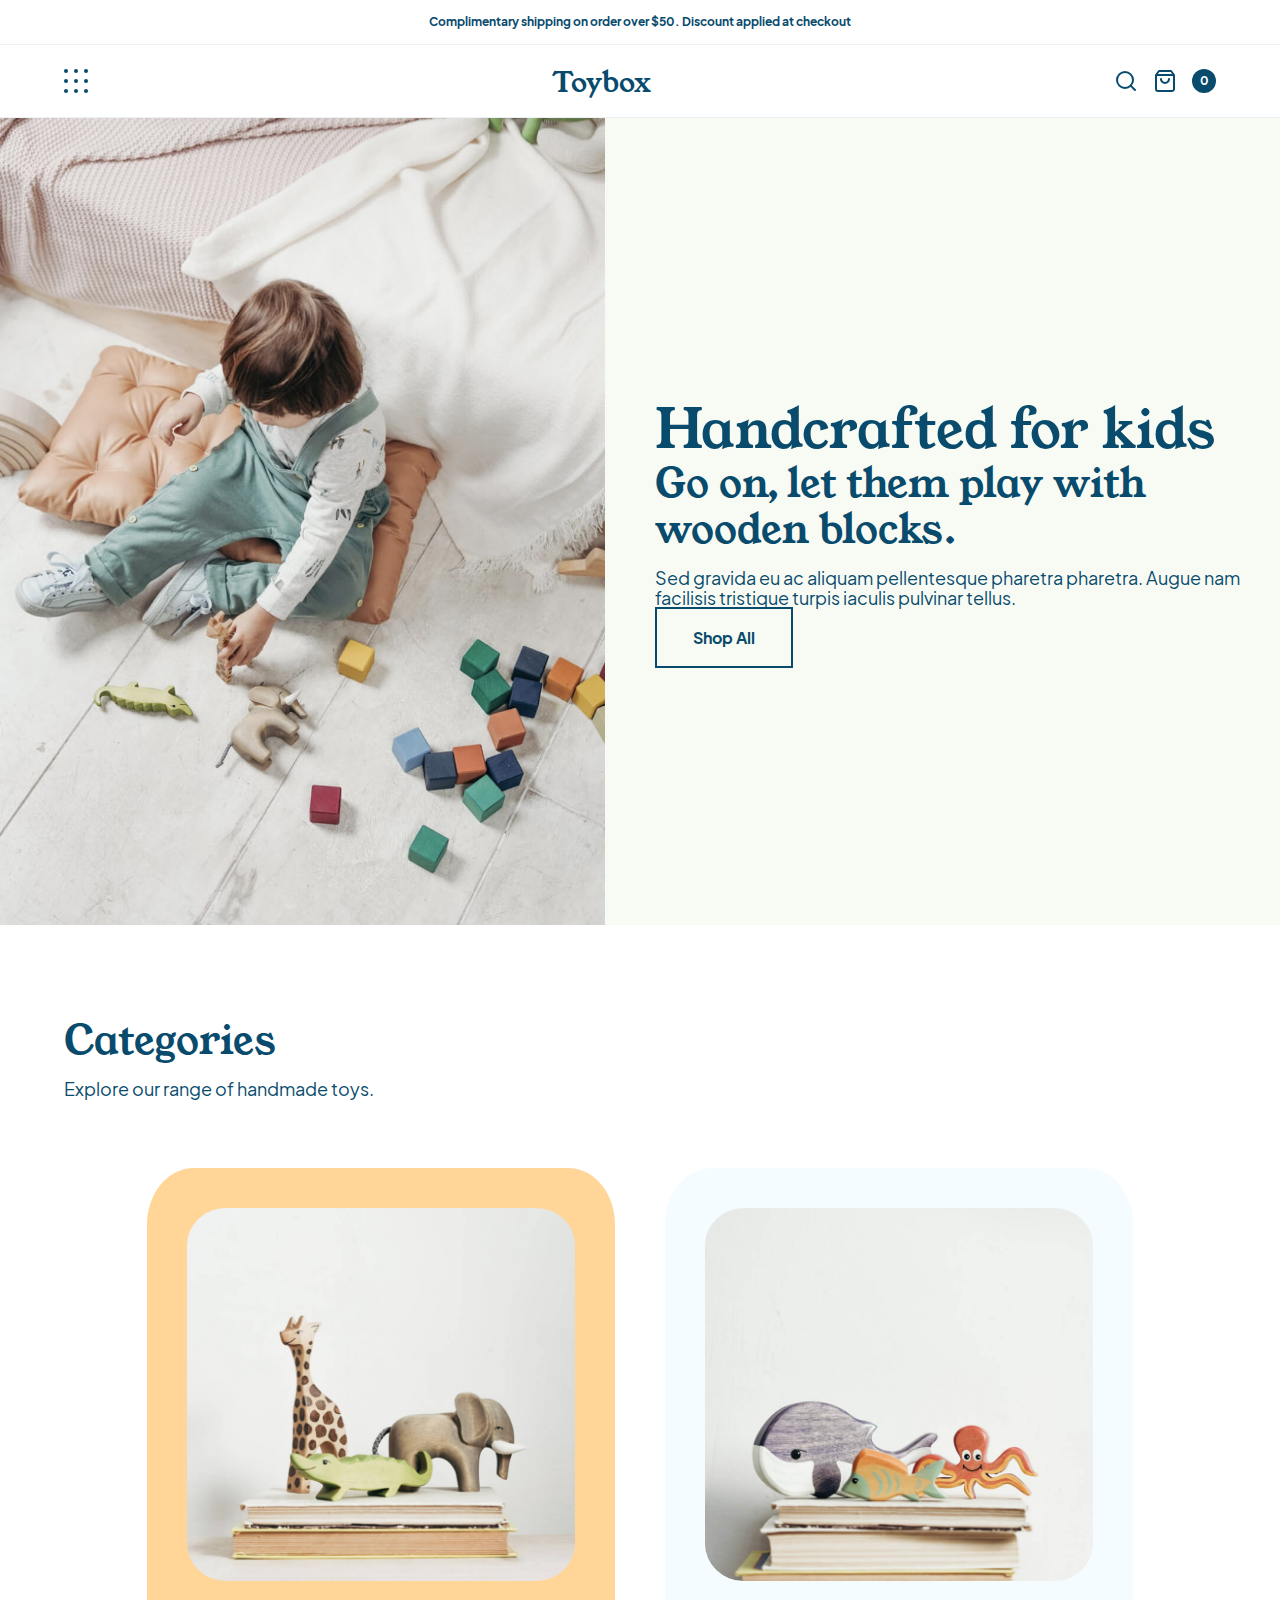
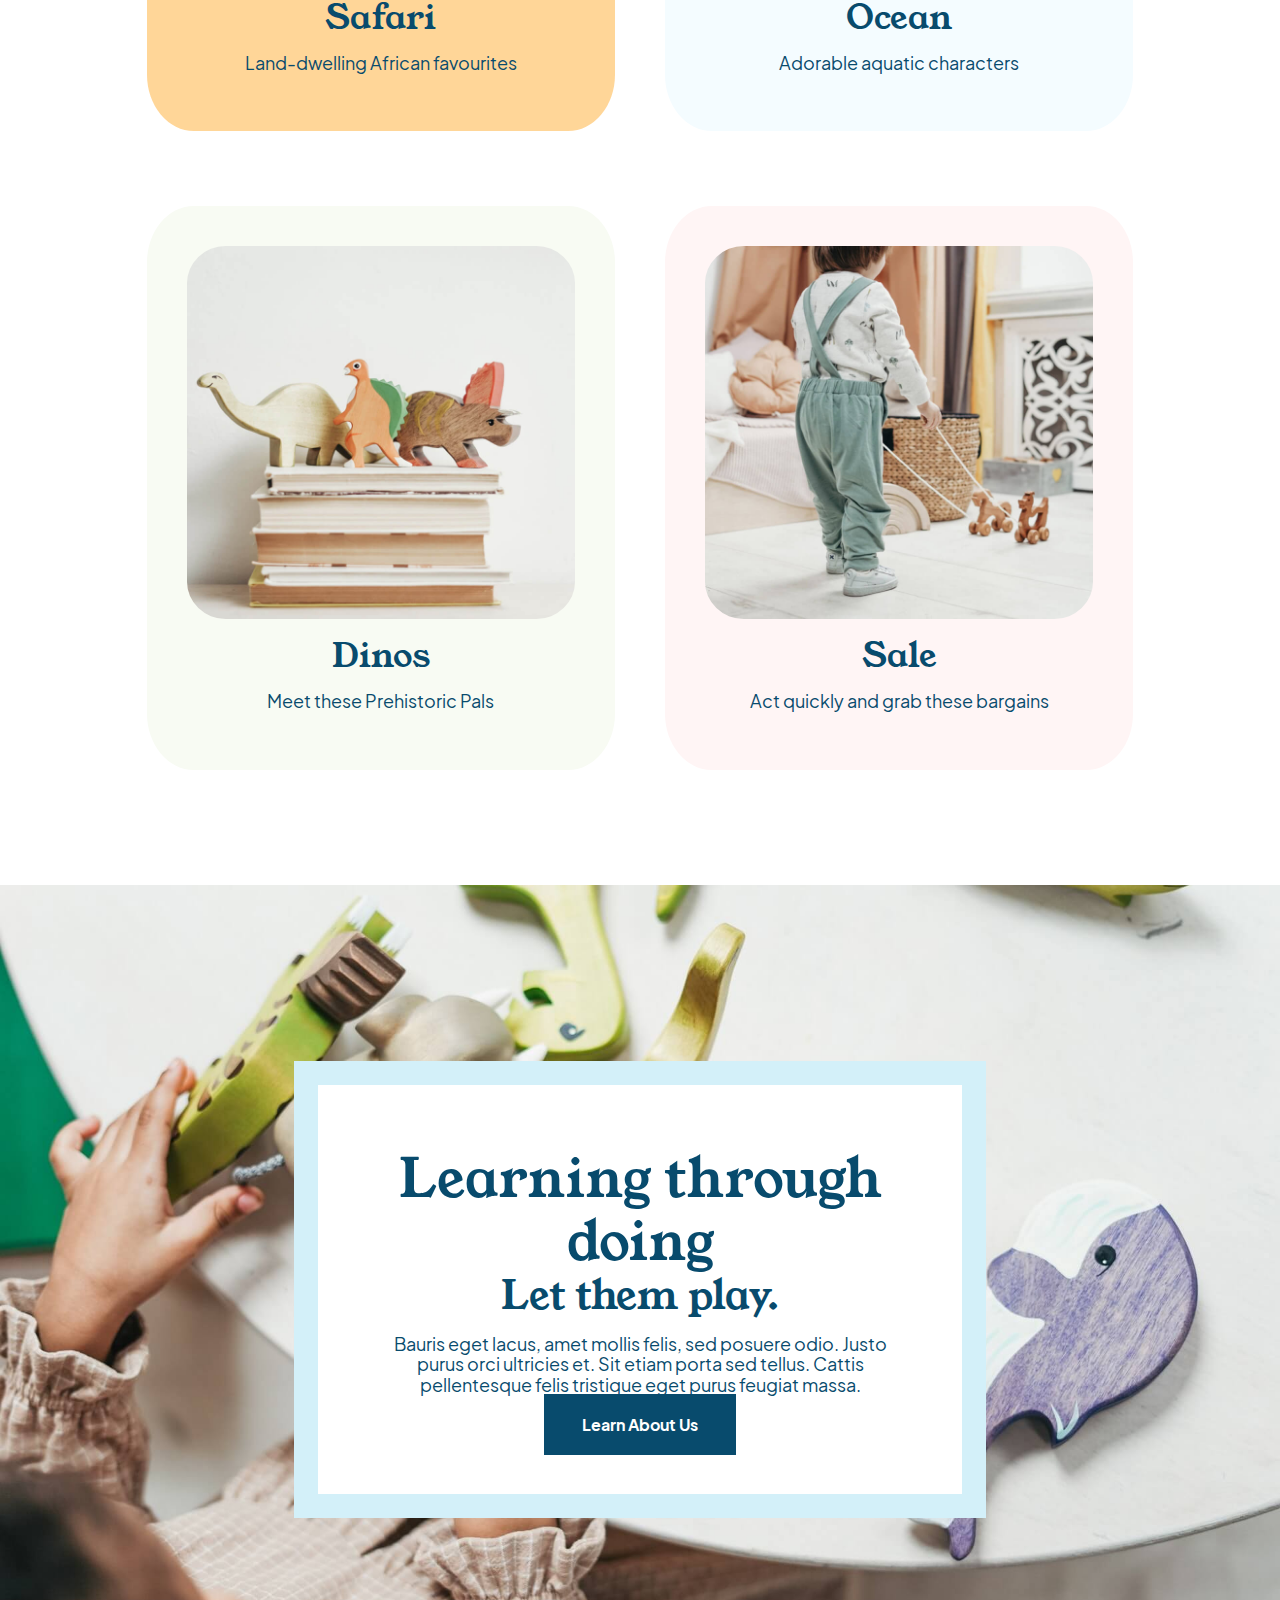
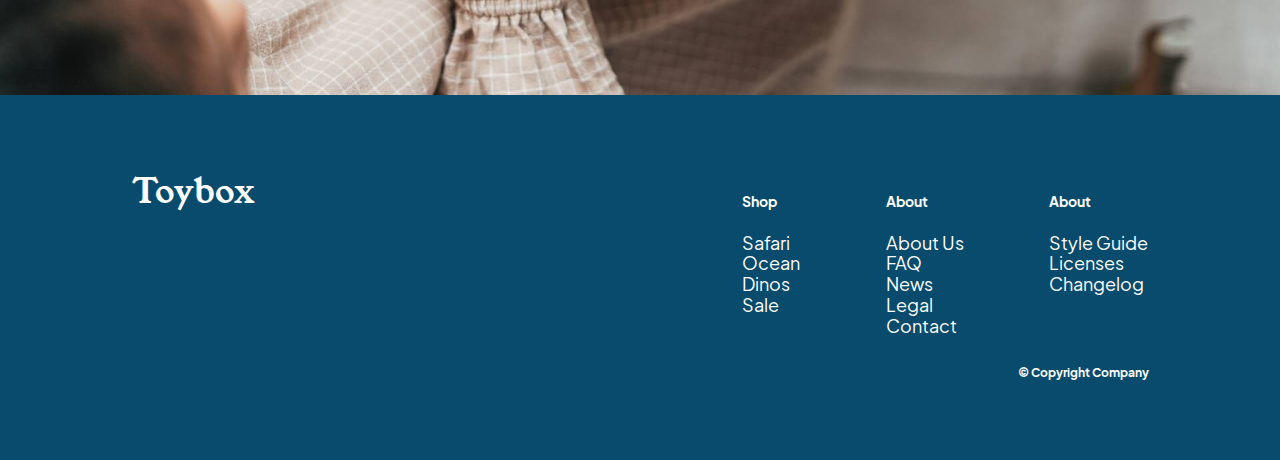
<file: index.html>
<!DOCTYPE html>
<html lang="en">
  <head>
    <meta charset="UTF-8" />
    <meta http-equiv="X-UA-Compatible" content="IE=edge" />
    <meta name="viewport" content="width=device-width, initial-scale=1.0" />
    <link
      rel="stylesheet"
      href="https://cdnjs.cloudflare.com/ajax/libs/font-awesome/6.1.1/css/all.min.css"
      integrity="sha512-KfkfwYDsLkIlwQp6LFnl8zNdLGxu9YAA1QvwINks4PhcElQSvqcyVLLD9aMhXd13uQjoXtEKNosOWaZqXgel0g=="
      crossorigin="anonymous"
      referrerpolicy="no-referrer"
    />
    <link rel="stylesheet" href="/styles/styles.css" />
    <title>Toybox Homepage</title>
  </head>
  <body>
    <!-- Skip Link -->
    <a href="#mainContent" class="skip-link">Skip to man content.</a>

    <!-- Annoucements Bar -->
    <div class="announcements">
      <div class="wrapper">
        <p class="smallCopy">
          Complimentary shipping on order over $50. Discount applied at checkout
        </p>
      </div>
    </div>

    <!-- Navigation -->
    <nav class="navBar">
      <div class="wrapper">
        <!-- Slide Out Menu Button -->
        <input type="checkbox" id="openSideMenu" />
        <label for="openSideMenu" class="menuButton">
          <img src="/assets/menu-button.svg" alt="Menu Button" />
        </label>

        <!-- Slide out Nav Content  -->
        <div class="slideOutNav">
          <label class="menuClose" for="openSideMenu">X</label>

          <!-- Menu Content -->
          <nav class="mainMenu">
            <ul>
              <li><a href="">Shop</a></li>
              <li><a href="">About</a></li>
              <li><a href="">FAQ</a></li>
              <li><a href="">News</a></li>
              <li><a href="">Contact</a></li>
            </ul>
          </nav>
        </div>

        <!-- Navbar -->

        <!-- Logo -->
        <a href="#home" class="logo"><h1>Toybox</h1></a>

        <!-- Search + Cart -->
        <div class="searchCart">
          <button class="menuIcon">
            <img src="/assets/search.svg" alt="Search Icon" />
          </button>
          <a href="#" class="bag">
            <img src="/assets/shop-bag.svg" alt="Shopping Bag Icon" />
          </a>
          <div class="counter">
            <p class="smallCopy">0</p>
          </div>
        </div>
      </div>
    </nav>

    <!-- Header -->

    <header>
      <div class="wrapper">
        <div class="headerImgContainer">
          <img
            src="/assets/header-image.jpg"
            alt="A toddler playing with wooden blocks"
          />
        </div>
        <div class="textContainer">
          <h3>Handcrafted for kids</h3>
          <h2>Go on, let them play with wooden blocks.</h2>
          <p>
            Sed gravida eu ac aliquam pellentesque pharetra pharetra. Augue nam
            facilisis tristique turpis iaculis pulvinar tellus.
          </p>
          <a href="#shop" class="button shopButton"> Shop All </a>
        </div>
      </div>
    </header>

    <!-- Main Content -->

    <main id="mainContent">
      <!-- Categories Section -->
      <section class="categories" id="categories">
        <div class="wrapper">
          <h2>Categories</h2>
          <p>Explore our range of handmade toys.</p>

          <!-- Category Gallery -->
          <div class="categoryGallery">
            <ul class="categoryList">
              <li class="items itemOne">
                <a href="#"
                  ><img
                    src="/assets/safari-trio.jpg"
                    alt="Wooden safari animal toys"
                  />
                  <h4>Safari</h4>
                  <p>Land-dwelling African favourites</p>
                </a>
              </li>
              <li class="items itemTwo">
                <a href="#"
                  ><img
                    src="/assets/ocean-trio.jpg"
                    alt="Wooden ocean animal toys"
                  />
                  <h4>Ocean</h4>
                  <p>Adorable aquatic characters</p>
                </a>
              </li>
              <li class="items itemThree">
                <a href="#"
                  ><img
                    src="/assets/dino-trio.jpg"
                    alt="Wooden dinosaurs toys"
                  />
                  <h4>Dinos</h4>
                  <p>Meet these Prehistoric Pals</p>
                </a>
              </li>
              <li class="items itemFour">
                <a href="#"
                  ><img
                    src="/assets/sale.jpg"
                    alt="Child playing with wooden toy horses"
                  />
                  <h4>Sale</h4>
                  <p>Act quickly and grab these bargains</p>
                </a>
              </li>
            </ul>
          </div>
        </div>
      </section>

      <!-- Let Them Play Section -->
      <section class="play" id="play">
        <div class="wrapper">
          <div class="playContent">
            <h3>Learning through doing</h3>
            <h2>Let them play.</h2>
            <p>
              Bauris eget lacus, amet mollis felis, sed posuere odio. Justo
              purus orci ultricies et. Sit etiam porta sed tellus. Cattis
              pellentesque felis tristique eget purus feugiat massa.
            </p>
            <a href="#about" class="button aboutButton">Learn About Us</a>
          </div>
        </div>
      </section>
    </main>

    <!-- Footer -->

    <footer id="footer" class="footer">
      <div class="wrapper">
        <div class="footerFlexContainer">
          <!-- Logo -->
          <a href="#home" class="footerLogo"><h4>Toybox</h4></a>

          <!-- Footer Nav Container -->
          <div class="footerNav">
            <!-- Footer Shop UL -->
            <nav>
              <!-- Footer Shop UL -->
              <ul class="footerShop">
                <li><h5>Shop</h5></li>
                <li><a href="#">Safari</a></li>
                <li><a href="#">Ocean</a></li>
                <li><a href="#">Dinos</a></li>
                <li><a href="#">Sale</a></li>
              </ul>

              <!--Footer About UL  -->
              <ul class="footerAbout">
                <li><h5>About</h5></li>
                <li><a href="#">About Us</a></li>
                <li><a href="#">FAQ</a></li>
                <li><a href="#">News</a></li>
                <li><a href="#">Legal</a></li>
                <li><a href="#">Contact</a></li>
              </ul>

              <!-- Footer Template UL -->
              <ul class="footerTemplater">
                <li><h5>About</h5></li>
                <li><a href="#">Style Guide</a></li>
                <li><a href="#">Licenses</a></li>
                <li><a href="#">Changelog</a></li>
              </ul>
            </nav>
          </div>
        </div>

        <!-- Social and Copyright Container -->
        <div class="social">
          <!-- Icon Container -->
          <div class="socialIcons">
            <a href="#">
              <i class="fa-brands fa-twitter" aria-hidden=""></i>
              <span class="sr-only">Link to Twitter</span>
            </a>
            <a href="#">
              <i class="fa-brands fa-pinterest" aria-hidden=""></i>
              <span class="sr-only">Link to Pinterest</span>
            </a>
            <a href="#">
              <i class="fa-brands fa-instagram" aria-hidden=""></i>
              <span class="sr-only">Link to Instagram</span>
            </a>
            <a href="#">
              <i class="fa-brands fa-facebook" aria-hidden=""></i>
              <span class="sr-only">Link to Facebook</span>
            </a>
          </div>

          <!-- COPYRIGHT   -->
          <div class="copyright">
            <p class="smallCopy">© Copyright Company</p>
          </div>
        </div>
      </div>
    </footer>
  </body>
</html>
</file>
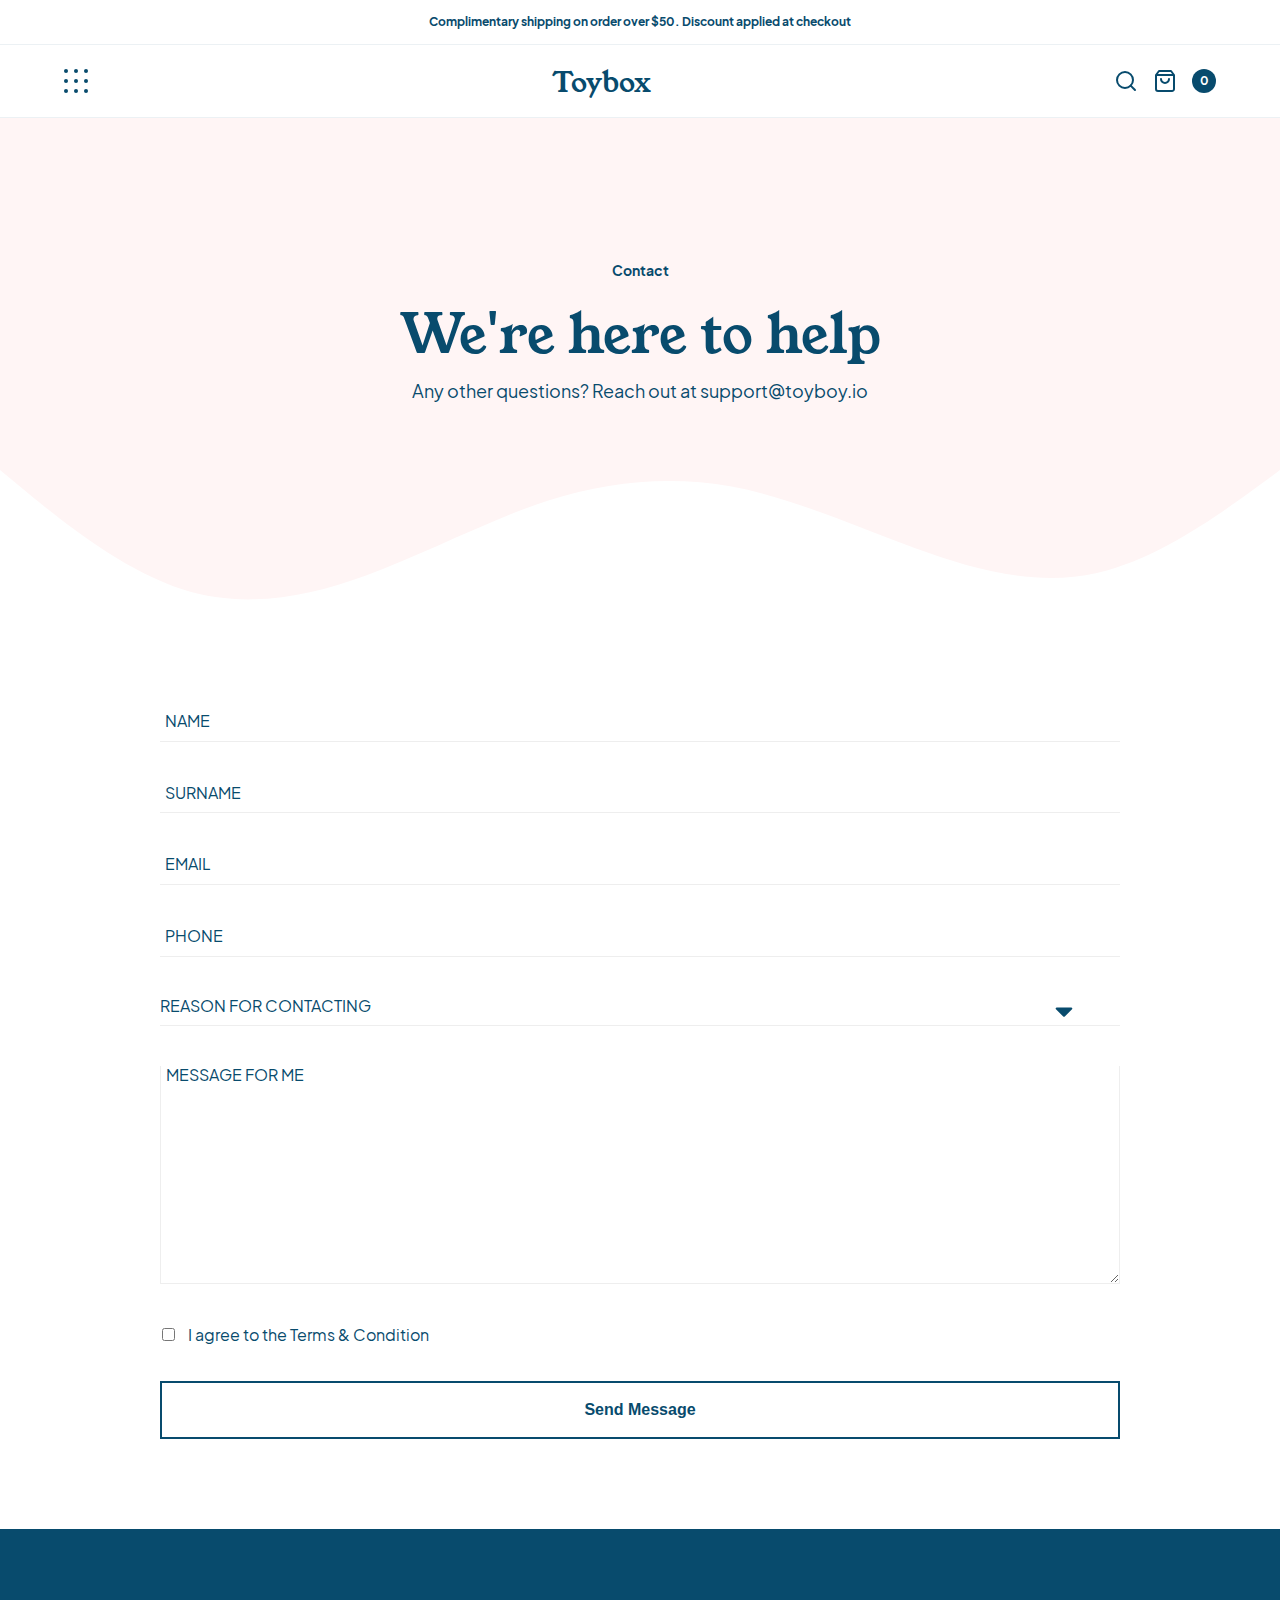
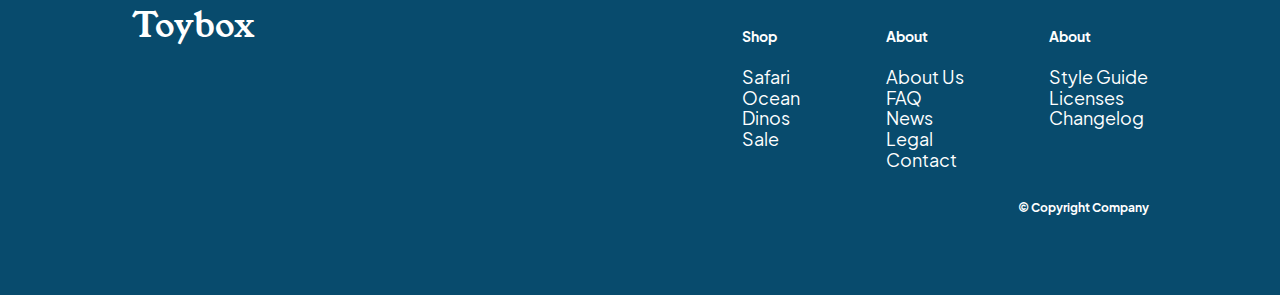
<file: contact.html>
<!DOCTYPE html>
<html lang="en">
  <head>
    <meta charset="UTF-8" />
    <meta http-equiv="X-UA-Compatible" content="IE=edge" />
    <meta name="viewport" content="width=device-width, initial-scale=1.0" />
    <link
      rel="stylesheet"
      href="https://cdnjs.cloudflare.com/ajax/libs/font-awesome/6.1.1/css/all.min.css"
      integrity="sha512-KfkfwYDsLkIlwQp6LFnl8zNdLGxu9YAA1QvwINks4PhcElQSvqcyVLLD9aMhXd13uQjoXtEKNosOWaZqXgel0g=="
      crossorigin="anonymous"
      referrerpolicy="no-referrer"
    />
    <link rel="stylesheet" href="/styles/styles.css" />

    <title>Contact</title>
  </head>
  <body>
    <!-- Skip Link -->
    <a href="#mainContent" class="skip-link">Skip to man content.</a>

    <!-- Annoucements Bar -->
    <div class="announcements">
      <div class="wrapper">
        <p class="smallCopy">
          Complimentary shipping on order over $50. Discount applied at checkout
        </p>
      </div>
    </div>

    <!-- Navigation -->
    <nav class="navBar">
      <div class="wrapper">
        <!-- Slide Out Menu Button -->
        <input type="checkbox" id="openSideMenu" />
        <label for="openSideMenu" class="menuButton">
          <img src="/assets/menu-button.svg" alt="Menu Button" />
        </label>

        <!-- Slide out Nav Content  -->
        <div class="slideOutNav">
          <label class="menuClose" for="openSideMenu">X</label>

          <!-- Menu Content -->
          <nav class="mainMenu">
            <ul>
              <li><a href="#">Shop</a></li>
              <li><a href="#">About</a></li>
              <li><a href="#">FAQ</a></li>
              <li><a href="#">News</a></li>
              <li><a href="./contact.html">Contact</a></li>
            </ul>
          </nav>
        </div>

        <!-- Navbar -->

        <!-- Logo -->
        <a href="./index.html" class="logo"><h1>Toybox</h1></a>

        <!-- Search + Cart -->
        <div class="searchCart">
          <button class="menuIcon">
            <img src="/assets/search.svg" alt="Search Icon" />
          </button>
          <a href="#" class="bag">
            <img src="/assets/shop-bag.svg" alt="Shopping Bag Icon" />
          </a>
          <div class="counter">
            <p class="smallCopy">0</p>
          </div>
        </div>
      </div>
    </nav>

    <header class="contactHeader">
      <div class="wrapper">
        <h5>Contact</h5>
        <h3>We're here to help</h3>
        <p>
          Any other questions? Reach out at
          <a href="mailto:support@toybox.io">support@toyboy.io</a>
        </p>
      </div>
    </header>

    <!-- MAIN -->
    <main class="contact mainContent" id="mainContent">
      <div class="wrapper">
        <form action="">
          <label for="name" class="sr-only">Name</label>
          <input type="text" id="name" placeholder="Name" />
          <label for="surname" class="sr-only">Surname</label>
          <input type="text" id="surname" placeholder="Surname" />
          <label for="email" class="sr-only">Email</label>
          <input type="email" id="email" placeholder="Email" />
          <label for="phone" class="sr-only">Phone</label>
          <input type="tel" id="phone" placeholder="Phone" />

          <select name="reason" id="reason">
            <option value="placeholder" disabled selected>
              Reason for contacting
            </option>
            <option value="refund">Refund request</option>
            <option value="status">Order status</option>
            <option value="praise">Praise!</option>
            <option value="complaint">General concerns</option>
          </select>

          <label for="message" class="sr-only">Message for me</label>
          <textarea
            id="message"
            cols="30"
            rows="10"
            placeholder="Message for me"
          ></textarea>

          <fieldset>
            <input type="checkbox" id="terms" />
            <label for="terms">I agree to the Terms & Condition</label>
          </fieldset>

          <button type="submit" class="button shopButton">Send Message</button>
        </form>
      </div>
    </main>

    <!-- Footer -->
    <footer id="footer" class="footer">
      <div class="wrapper">
        <div class="footerFlexContainer">
          <!-- Logo -->
          <a href="./index.html" class="footerLogo"><h4>Toybox</h4></a>

          <!-- Footer Nav Container -->
          <div class="footerNav">
            <!-- Footer Shop UL -->
            <nav>
              <!-- Footer Shop UL -->
              <ul class="footerShop">
                <li><h5>Shop</h5></li>
                <li><a href="#">Safari</a></li>
                <li><a href="#">Ocean</a></li>
                <li><a href="#">Dinos</a></li>
                <li><a href="#">Sale</a></li>
              </ul>

              <!--Footer About UL  -->
              <ul class="footerAbout">
                <li><h5>About</h5></li>
                <li><a href="#">About Us</a></li>
                <li><a href="#">FAQ</a></li>
                <li><a href="#">News</a></li>
                <li><a href="#">Legal</a></li>
                <li><a href="./contact.html">Contact</a></li>
              </ul>

              <!-- Footer Template UL -->
              <ul class="footerTemplater">
                <li><h5>About</h5></li>
                <li><a href="#">Style Guide</a></li>
                <li><a href="#">Licenses</a></li>
                <li><a href="#">Changelog</a></li>
              </ul>
            </nav>
          </div>
        </div>

        <!-- Social and Copyright Container -->
        <div class="social">
          <!-- Icon Container -->
          <div class="socialIcons">
            <a href="#">
              <i class="fa-brands fa-twitter" aria-hidden=""></i>
              <span class="sr-only">Link to Twitter</span>
            </a>
            <a href="#">
              <i class="fa-brands fa-pinterest" aria-hidden=""></i>
              <span class="sr-only">Link to Pinterest</span>
            </a>
            <a href="#">
              <i class="fa-brands fa-instagram" aria-hidden=""></i>
              <span class="sr-only">Link to Instagram</span>
            </a>
            <a href="#">
              <i class="fa-brands fa-facebook" aria-hidden=""></i>
              <span class="sr-only">Link to Facebook</span>
            </a>
          </div>

          <!-- COPYRIGHT   -->
          <div class="copyright">
            <p class="smallCopy">© Copyright Company</p>
          </div>
        </div>
      </div>
    </footer>
  </body>
</html>
</file>
<file: styles/styles.css>
html {
  line-height: 1.15;
  -ms-text-size-adjust: 100%;
  -webkit-text-size-adjust: 100%;
}

body {
  margin: 0;
}

article,
aside,
footer,
header,
nav,
section {
  display: block;
}

h1 {
  font-size: 2em;
  margin: 0.67em 0;
}

figcaption,
figure,
main {
  display: block;
}

figure {
  margin: 1em 40px;
}

hr {
  -webkit-box-sizing: content-box;
          box-sizing: content-box;
  height: 0;
  overflow: visible;
}

pre {
  font-family: monospace, monospace;
  font-size: 1em;
}

a {
  background-color: transparent;
  -webkit-text-decoration-skip: objects;
}

abbr[title] {
  border-bottom: none;
  text-decoration: underline;
  -webkit-text-decoration: underline dotted;
          text-decoration: underline dotted;
}

b,
strong {
  font-weight: inherit;
}

b,
strong {
  font-weight: bolder;
}

code,
kbd,
samp {
  font-family: monospace, monospace;
  font-size: 1em;
}

dfn {
  font-style: italic;
}

mark {
  background-color: #ff0;
  color: #000;
}

small {
  font-size: 80%;
}

sub,
sup {
  font-size: 75%;
  line-height: 0;
  position: relative;
  vertical-align: baseline;
}

sub {
  bottom: -0.25em;
}

sup {
  top: -0.5em;
}

audio,
video {
  display: inline-block;
}

audio:not([controls]) {
  display: none;
  height: 0;
}

img {
  border-style: none;
}

svg:not(:root) {
  overflow: hidden;
}

button,
input,
optgroup,
select,
textarea {
  font-family: sans-serif;
  font-size: 100%;
  line-height: 1.15;
  margin: 0;
}

button,
input {
  overflow: visible;
}

button,
select {
  text-transform: none;
}

button,
html [type=button],
[type=reset],
[type=submit] {
  -webkit-appearance: button;
}

button::-moz-focus-inner,
[type=button]::-moz-focus-inner,
[type=reset]::-moz-focus-inner,
[type=submit]::-moz-focus-inner {
  border-style: none;
  padding: 0;
}

button:-moz-focusring,
[type=button]:-moz-focusring,
[type=reset]:-moz-focusring,
[type=submit]:-moz-focusring {
  outline: 1px dotted ButtonText;
}

fieldset {
  padding: 0.35em 0.75em 0.625em;
}

legend {
  -webkit-box-sizing: border-box;
          box-sizing: border-box;
  color: inherit;
  display: table;
  max-width: 100%;
  padding: 0;
  white-space: normal;
}

progress {
  display: inline-block;
  vertical-align: baseline;
}

textarea {
  overflow: auto;
}

[type=checkbox],
[type=radio] {
  -webkit-box-sizing: border-box;
          box-sizing: border-box;
  padding: 0;
}

[type=number]::-webkit-inner-spin-button,
[type=number]::-webkit-outer-spin-button {
  height: auto;
}

[type=search] {
  -webkit-appearance: textfield;
  outline-offset: -2px;
}

[type=search]::-webkit-search-cancel-button,
[type=search]::-webkit-search-decoration {
  -webkit-appearance: none;
}

::-webkit-file-upload-button {
  -webkit-appearance: button;
  font: inherit;
}

details,
menu {
  display: block;
}

summary {
  display: list-item;
}

canvas {
  display: inline-block;
}

template {
  display: none;
}

[hidden] {
  display: none;
}

* {
  -webkit-box-sizing: border-box;
  box-sizing: border-box;
}

.sr-only {
  position: absolute;
  width: 1px;
  height: 1px;
  margin: -1px;
  border: 0;
  padding: 0;
  white-space: nowrap;
  -webkit-clip-path: inset(100%);
          clip-path: inset(100%);
  clip: rect(0 0 0 0);
  overflow: hidden;
}

@font-face {
  font-family: "Jakarta Sans";
  src: url("../fonts/PlusJakarta_Sans-2.5/webfonts/PlusJakartaSans-Regular.woff"), url("../fonts/PlusJakarta_Sans-2.5/static/PlusJakartaSans-Regular.ttf"), url("../fonts/PlusJakarta_Sans-2.5/webfonts/PlusJakartaSans-Regular.woff2");
  font-weight: normal;
}
@font-face {
  font-family: "Jakarta Sans";
  src: url("../fonts/PlusJakarta_Sans-2.5/webfonts/PlusJakartaSans-Bold.woff"), url("../fonts/PlusJakarta_Sans-2.5/webfonts/PlusJakartaSans-Bold.woff2"), url("../fonts/PlusJakarta_Sans-2.5/static/PlusJakartaSans-Bold.ttf");
  font-weight: bold;
}
@font-face {
  font-family: "Young Serif";
  src: url("../fonts/youngserif/YoungSerif-Regular.otf");
}
html {
  font-size: 125%;
}

body {
  font-family: "Jakarta Sans";
  font-weight: normal;
  color: #084b6d;
  font-size: 0.9rem;
}

h1,
h2,
h3,
h4,
blockquote {
  font-family: "Young Serif";
  font-weight: normal;
  color: #084b6d;
  margin: 0;
}

h1 {
  font-size: 1.4rem;
}

h2 {
  font-size: 2rem;
}

h3 {
  font-size: 2.7rem;
}

h4 {
  font-size: 1.7rem;
}

h5 {
  font-size: 0.7rem;
}

ul,
li,
a,
input {
  margin: 0;
  padding: 0;
}

ul {
  list-style: none;
}

a {
  text-decoration: none;
  color: inherit;
}

img {
  max-width: 100%;
  display: block;
}

button {
  background-color: transparent;
  border: none;
  padding: 0;
  cursor: pointer;
}

.smallCopy {
  font-size: 0.6rem;
  font-weight: bold;
  margin: 0;
  line-height: 1.2rem;
}

img {
  max-width: 100%;
  display: block;
}

.wrapper {
  max-width: 1260px;
  width: 90%;
  margin: 0 auto;
}

section {
  margin-bottom: 90px;
}

.button {
  padding: 18px 36px;
  border: 2px solid #084b6d;
  font-size: 0.8rem;
  font-weight: bold;
  text-align: center;
  -webkit-transition: 0.3s;
  transition: 0.3s;
}

.shopButton {
  color: #084b6d;
  background-color: transparent;
}
.shopButton:hover, .shopButton:focus {
  background-color: #084b6d;
  color: #fff;
}

.aboutButton {
  color: #fff;
  background-color: #084b6d;
}
.aboutButton:hover, .aboutButton:focus {
  background-color: transparent;
  color: #084b6d;
}

.skip-link {
  position: absolute;
  left: -1000px;
  top: 5px;
  background-color: #fff;
  color: #000;
  z-index: 10;
}
.skip-link:focus {
  left: 0;
}

.announcements {
  text-align: center;
  padding: 10px 0;
}

.navBar {
  position: sticky;
  top: 0;
  border-top: 1px solid rgba(8, 75, 109, 0.08);
  border-bottom: 1px solid rgba(8, 75, 109, 0.08);
  background-color: #fff;
  z-index: 10;
}
.navBar .wrapper {
  display: -webkit-box;
  display: -ms-flexbox;
  display: flex;
  -webkit-box-pack: justify;
      -ms-flex-pack: justify;
          justify-content: space-between;
  -webkit-box-align: center;
      -ms-flex-align: center;
          align-items: center;
  padding: 20px 0;
}
.navBar label {
  cursor: pointer;
}
.navBar input[type=checkbox] {
  opacity: 0;
  position: absolute;
}
.navBar input[type=checkbox]:checked ~ .slideOutNav {
  left: 0;
}

.slideOutNav {
  background-color: #084b6d;
  position: fixed;
  top: 0;
  left: -506px;
  height: 100vh;
  width: 100%;
  max-width: 506px;
  color: #fff;
  font-family: "Young Serif";
  padding: 35px 50px;
  -webkit-transition: 0.3s;
  transition: 0.3s;
}

.mainMenu a {
  font-family: "Young Serif";
  font-size: 1.6rem;
  line-height: 2.5rem;
  color: white;
  -webkit-transition: 0.3s;
  transition: 0.3s;
}
.mainMenu a:hover, .mainMenu a:focus {
  color: rgba(255, 255, 255, 0.5);
}

.menuClose {
  color: #fff;
  font-size: 1.2rem;
  font-family: "Jakarta Sans";
  text-align: right;
  display: block;
}

.searchCart {
  display: -webkit-box;
  display: -ms-flexbox;
  display: flex;
  -webkit-box-align: center;
      -ms-flex-align: center;
          align-items: center;
}
.searchCart .menuIcon,
.searchCart .bag {
  margin-right: 15px;
}
.searchCart .counter p {
  width: 24px;
  height: 24px;
  background: #084b6d;
  border-radius: 50%;
  color: #fff;
  text-align: center;
}

header {
  background-color: #f8fbf3;
}
header .wrapper {
  display: -webkit-box;
  display: -ms-flexbox;
  display: flex;
  width: 100%;
  margin: 0;
  -webkit-box-pack: justify;
      -ms-flex-pack: justify;
          justify-content: space-between;
  -webkit-box-align: center;
      -ms-flex-align: center;
          align-items: center;
}

.headerImgContainer {
  width: 48%;
}

.textContainer {
  width: 48%;
}

.contactHeader {
  background-color: #fff5f5;
  padding-top: 120px;
}
.contactHeader::after {
  content: "";
  width: 100%;
  height: 150px;
  background-image: url("../assets/wave.svg");
  background-size: 100% 150px;
  display: block;
}
.contactHeader .wrapper {
  -webkit-box-orient: vertical;
  -webkit-box-direction: normal;
      -ms-flex-direction: column;
          flex-direction: column;
  margin: 0 auto;
  padding-bottom: 50px;
}

.categories {
  margin: 90px 0;
}

.categoryList {
  display: -webkit-box;
  display: -ms-flexbox;
  display: flex;
  -ms-flex-wrap: wrap;
      flex-wrap: wrap;
  -webkit-box-pack: center;
      -ms-flex-pack: center;
          justify-content: center;
}
.categoryList .itemOne {
  background-color: #ffd698;
}
.categoryList .itemTwo {
  background-color: #f4fcff;
}
.categoryList .itemThree {
  background-color: #f8fbf3;
}
.categoryList .itemFour {
  background-color: #fff5f5;
}
.categoryList .items {
  border-radius: 10%;
  width: calc(45% - 50px);
  margin: 50px 25px 25px;
  padding: 40px;
  text-align: center;
  -webkit-transition: 0.7s;
  transition: 0.7s;
}
.categoryList .items img {
  border-radius: 10%;
  margin-bottom: 15px;
}
.categoryList .items:hover {
  -webkit-transform: scale(0.9);
          transform: scale(0.9);
}

.play {
  background-image: url(../assets/background-image.jpg);
  background-position: center;
  background-size: cover;
  min-height: 90vh;
  margin-bottom: 0;
}
.play .wrapper {
  display: -webkit-box;
  display: -ms-flexbox;
  display: flex;
  -webkit-box-pack: center;
      -ms-flex-pack: center;
          justify-content: center;
  -webkit-box-align: center;
      -ms-flex-align: center;
          align-items: center;
  min-height: inherit;
}
.play .wrapper .playContent {
  width: 60%;
  border: 24px solid #d3f0f9;
  background-color: #fff;
  padding: 60px;
  text-align: center;
}

footer {
  background-color: #084b6d;
  color: #fff;
  padding: 75px;
}
footer .footerFlexContainer {
  display: -webkit-box;
  display: -ms-flexbox;
  display: flex;
  -webkit-box-pack: justify;
      -ms-flex-pack: justify;
          justify-content: space-between;
}
footer .footerLogo h4 {
  color: #fff;
}
footer .footerNav {
  width: 40%;
}
footer .footerNav nav {
  display: -webkit-box;
  display: -ms-flexbox;
  display: flex;
  -webkit-box-pack: justify;
      -ms-flex-pack: justify;
          justify-content: space-between;
}
footer .social {
  display: -webkit-box;
  display: -ms-flexbox;
  display: flex;
  -webkit-box-pack: justify;
      -ms-flex-pack: justify;
          justify-content: space-between;
  margin-top: 25px;
}
footer .social i {
  margin: 0 10px;
}

@media (max-width: 1000px) {
  .categoryList .items {
    padding: 25px;
  }

  .footerFlexContainer {
    -webkit-box-orient: vertical;
    -webkit-box-direction: normal;
        -ms-flex-direction: column;
            flex-direction: column;
    -webkit-box-align: center;
        -ms-flex-align: center;
            align-items: center;
  }
  .footerFlexContainer .footerNav {
    width: 100%;
  }
}
@media (max-width: 800px) {
  header .wrapper {
    -webkit-box-orient: vertical;
    -webkit-box-direction: normal;
        -ms-flex-direction: column;
            flex-direction: column;
  }
  header .wrapper .headerImgContainer {
    width: 100%;
  }
  header .wrapper .headerImgContainer img {
    max-height: 350px;
    -o-object-fit: cover;
       object-fit: cover;
    width: 100%;
  }

  .categoryList .items {
    padding: 15px;
    margin: 20px 15px;
  }

  .play .wrapper .playContent {
    width: 100%;
    padding: 15px;
  }
}
@media (max-width: 500px) {
  .categoryList .items {
    width: 100%;
    padding: 30px;
    margin: 20px;
  }

  .play .wrapper .playContent {
    padding: 10px 10px 15px;
  }

  .footerNav nav {
    -webkit-box-orient: vertical;
    -webkit-box-direction: normal;
        -ms-flex-direction: column;
            flex-direction: column;
    -webkit-box-align: center;
        -ms-flex-align: center;
            align-items: center;
  }

  .social {
    -webkit-box-orient: vertical;
    -webkit-box-direction: normal;
        -ms-flex-direction: column;
            flex-direction: column;
    -webkit-box-align: center;
        -ms-flex-align: center;
            align-items: center;
  }
}
.contact form {
  display: -webkit-box;
  display: -ms-flexbox;
  display: flex;
  -webkit-box-orient: vertical;
  -webkit-box-direction: normal;
      -ms-flex-direction: column;
          flex-direction: column;
  max-width: 960px;
  margin: 90px auto;
}
.contact form input,
.contact form textarea {
  border: none;
  font-family: "Jakarta Sans";
  color: #333;
  padding: 0 0 10px 5px;
  margin-bottom: 40px;
}
.contact form input::-webkit-input-placeholder, .contact form textarea::-webkit-input-placeholder {
  color: #084b6d;
  font-size: 0.8rem;
  text-transform: uppercase;
}
.contact form input::-moz-placeholder, .contact form textarea::-moz-placeholder {
  color: #084b6d;
  font-size: 0.8rem;
  text-transform: uppercase;
}
.contact form input:-ms-input-placeholder, .contact form textarea:-ms-input-placeholder {
  color: #084b6d;
  font-size: 0.8rem;
  text-transform: uppercase;
}
.contact form input::-ms-input-placeholder, .contact form textarea::-ms-input-placeholder {
  color: #084b6d;
  font-size: 0.8rem;
  text-transform: uppercase;
}
.contact form input::placeholder,
.contact form textarea::placeholder {
  color: #084b6d;
  font-size: 0.8rem;
  text-transform: uppercase;
}
.contact form input:focus,
.contact form textarea:focus {
  border-bottom: 1px solid #084b6d;
  outline: none;
}
.contact form input {
  border-bottom: 1px solid #eee;
}
.contact form textarea {
  border: 1px solid #eee;
  border-top: none;
}
.contact form select {
  -webkit-appearance: none;
     -moz-appearance: none;
          appearance: none;
  border: none;
  font-family: "Jakarta Sans";
  background-color: #fff;
  text-transform: uppercase;
  padding-bottom: 10px;
  margin-bottom: 40px;
  font-size: 0.8rem;
  color: #084b6d;
  border-bottom: 1px solid #eee;
  background-image: url("../assets/caret-down-solid.svg");
  background-repeat: no-repeat;
  background-position: 95%;
}
.contact form select:focus {
  outline: none;
}
.contact form select option {
  font-family: "Jakarta Sans";
}
.contact form fieldset {
  border: none;
  padding: 0;
}
.contact form fieldset label {
  font-size: 0.8rem;
  margin-left: 10px;
}
.contact form fieldset input {
  accent-color: #084b6d;
}
</file>
